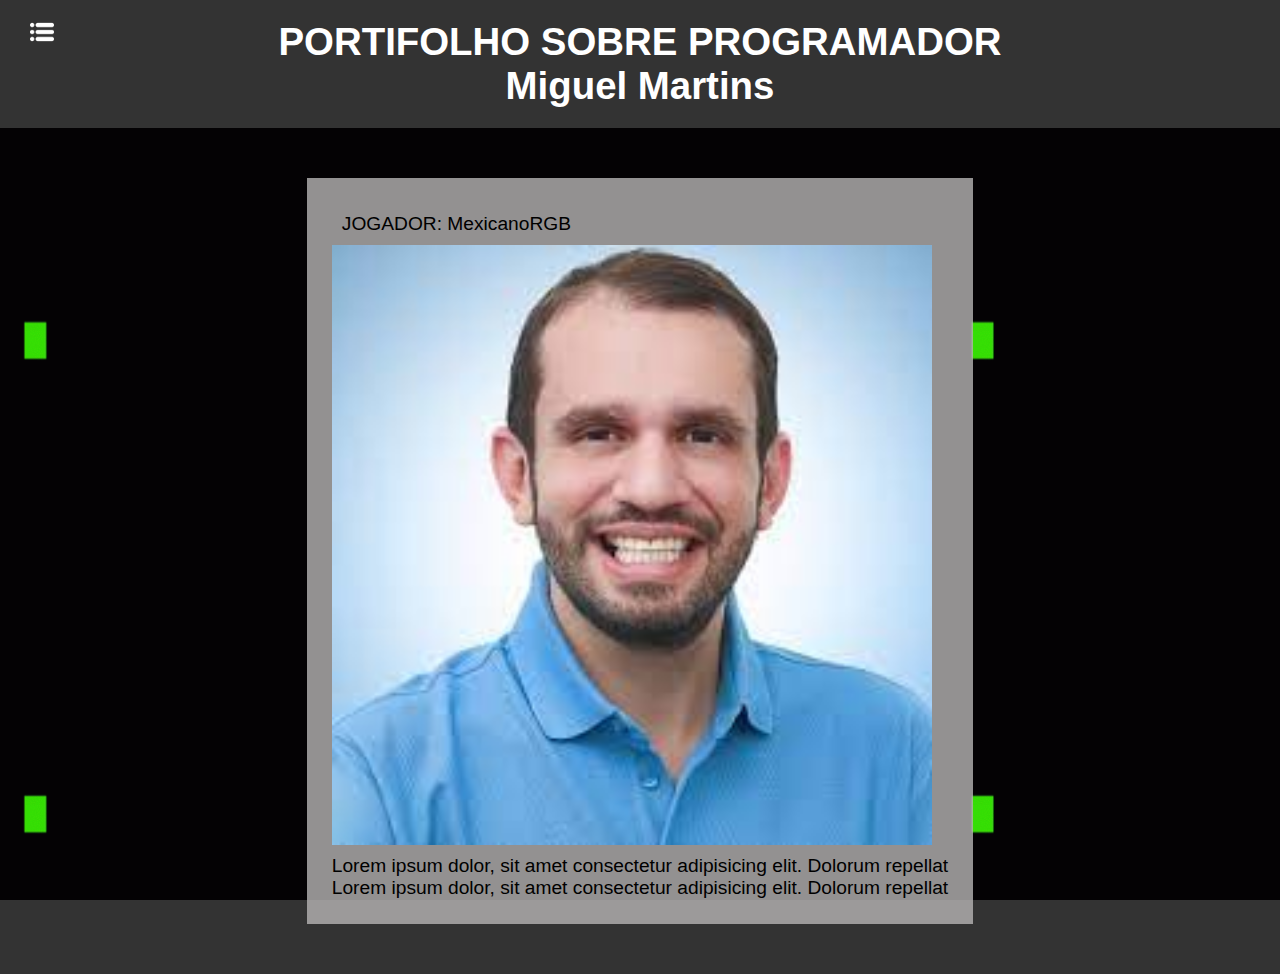
<file: PORTIFOLHO DE PROGRAMADOR/index.html>
<!DOCTYPE html>
<html lang="pt-br">
<head>
    <meta charset="UTF-8">
    <meta name="viewport" content="width=device-width, initial-scale=1.0">
    <title>Portfólio de Fotos</title>
    <link rel="stylesheet" href="style.css">
    <script src="script.js"></script>
</head>
<body>
    <main>
        <button class="menu-button" onclick="toggleMenu()">
            <img src="imagens/menu.png" alt="" width="24" height="24">
        </button>
        <nav id="sidebar">
            <a href="Robotica.html">Robotica</a>
            <a href="Greenfoot.html">Greenfoot</a>
            <a href="Html.html">Html</a>
        </nav>
        <article>
            <header>
                <h1>PORTIFOLHO SOBRE PROGRAMADOR <br> Miguel Martins</h1>
            </header>
            <section>
                <div class="duo">
                    <div class="card">
                        <label>JOGADOR: MexicanoRGB</label>
                        <img src="imagens/download.jpg" alt="" width="600">
                        <p>Lorem ipsum dolor, sit amet consectetur adipisicing elit. Dolorum repellat <br>
                        Lorem ipsum dolor, sit amet consectetur adipisicing elit. Dolorum repellat
                        </p>
                    </div>
                </div>

            </section>
        </article>
    </main>
</body>
</html>
</file>
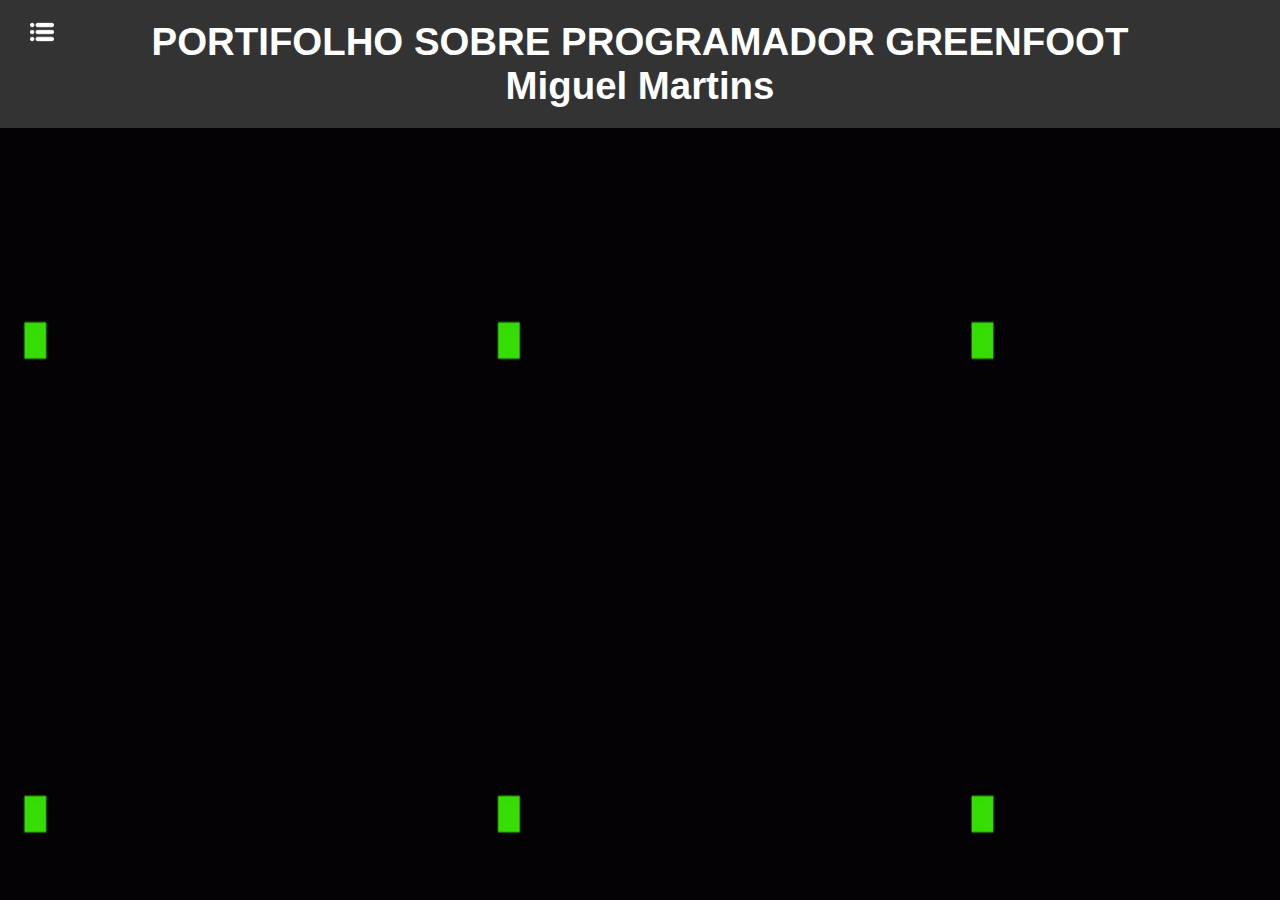
<file: PORTIFOLHO DE PROGRAMADOR/Greenfoot.html>
<!DOCTYPE html>
<html lang="pt-br">
<head>
    <meta charset="UTF-8">
    <meta name="viewport" content="width=device-width, initial-scale=1.0">
    <title>Portfólio de Fotos</title>
    <link rel="stylesheet" href="style.css">
    <script src="script.js"></script>
</head>
<body>
    <main>
        <button class="menu-button" onclick="toggleMenu()">
            <img src="imagens/menu.png" alt="" width="24" height="24">
        </button>
        <nav id="sidebar">
            <a href="index.html">Inicio</a>
            <a href="Robotica.html">Robotica</a>
            <a href="Html.html">Html</a>
        </nav>
        <article>
            <header>
                <h1>PORTIFOLHO SOBRE PROGRAMADOR GREENFOOT <br> Miguel Martins</h1>
            </header>
</file>
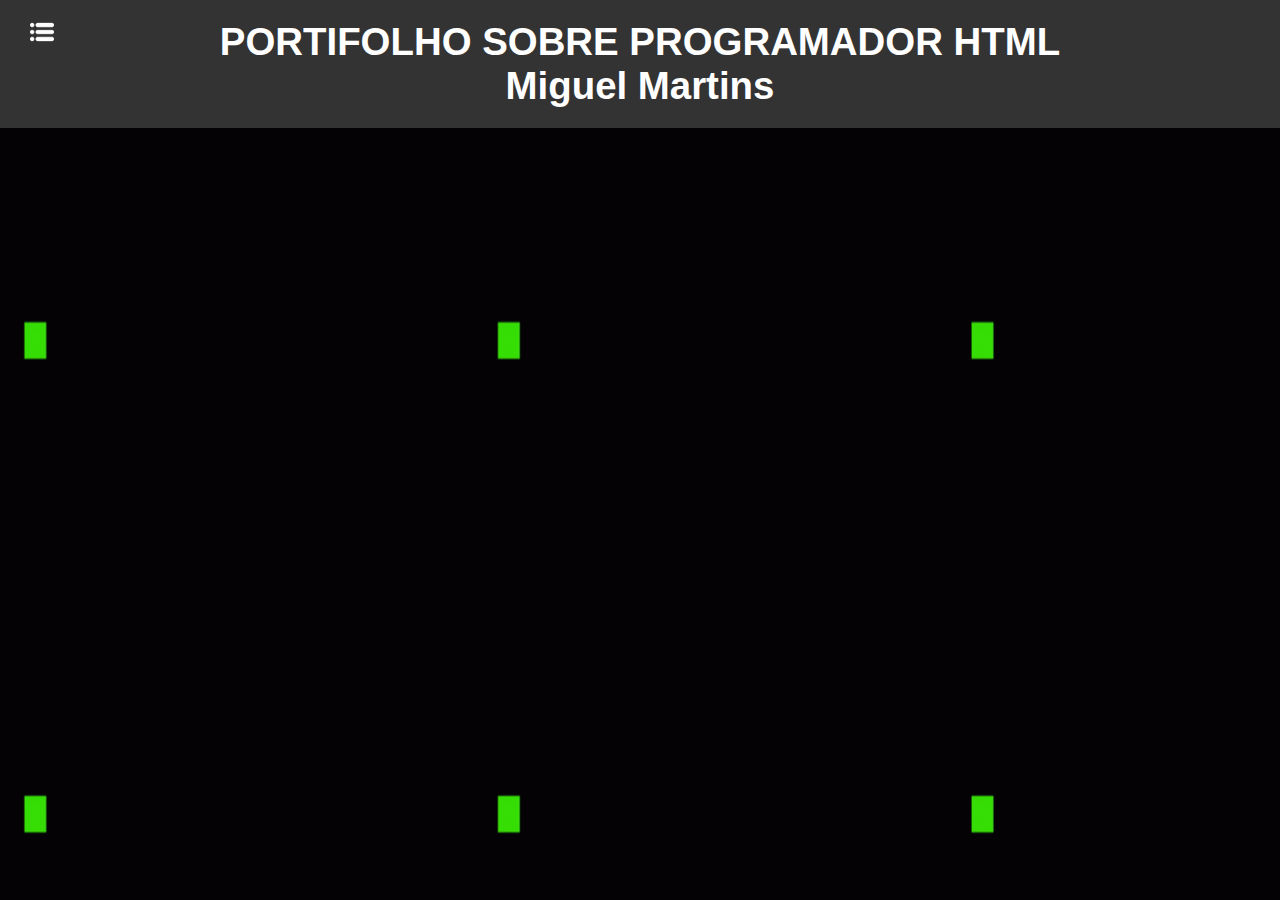
<file: PORTIFOLHO DE PROGRAMADOR/Html.html>
<!DOCTYPE html>
<html lang="pt-br">
<head>
    <meta charset="UTF-8">
    <meta name="viewport" content="width=device-width, initial-scale=1.0">
    <title>Portfólio de Fotos</title>
    <link rel="stylesheet" href="style.css">
    <script src="script.js"></script>
</head>
<body>
    <main>
        <button class="menu-button" onclick="toggleMenu()">
            <img src="imagens/menu.png" alt="" width="24" height="24">
        </button>
        <nav id="sidebar">
            <a href="index.html">Inicio</a>
            <a href="Robotica.html">Robotica</a>
            <a href="Greenfoot.html">Greenfoot</a>
        </nav>
        <article>
            <header>
                <h1>PORTIFOLHO SOBRE PROGRAMADOR HTML <br> Miguel Martins</h1>
            </header>
</file>
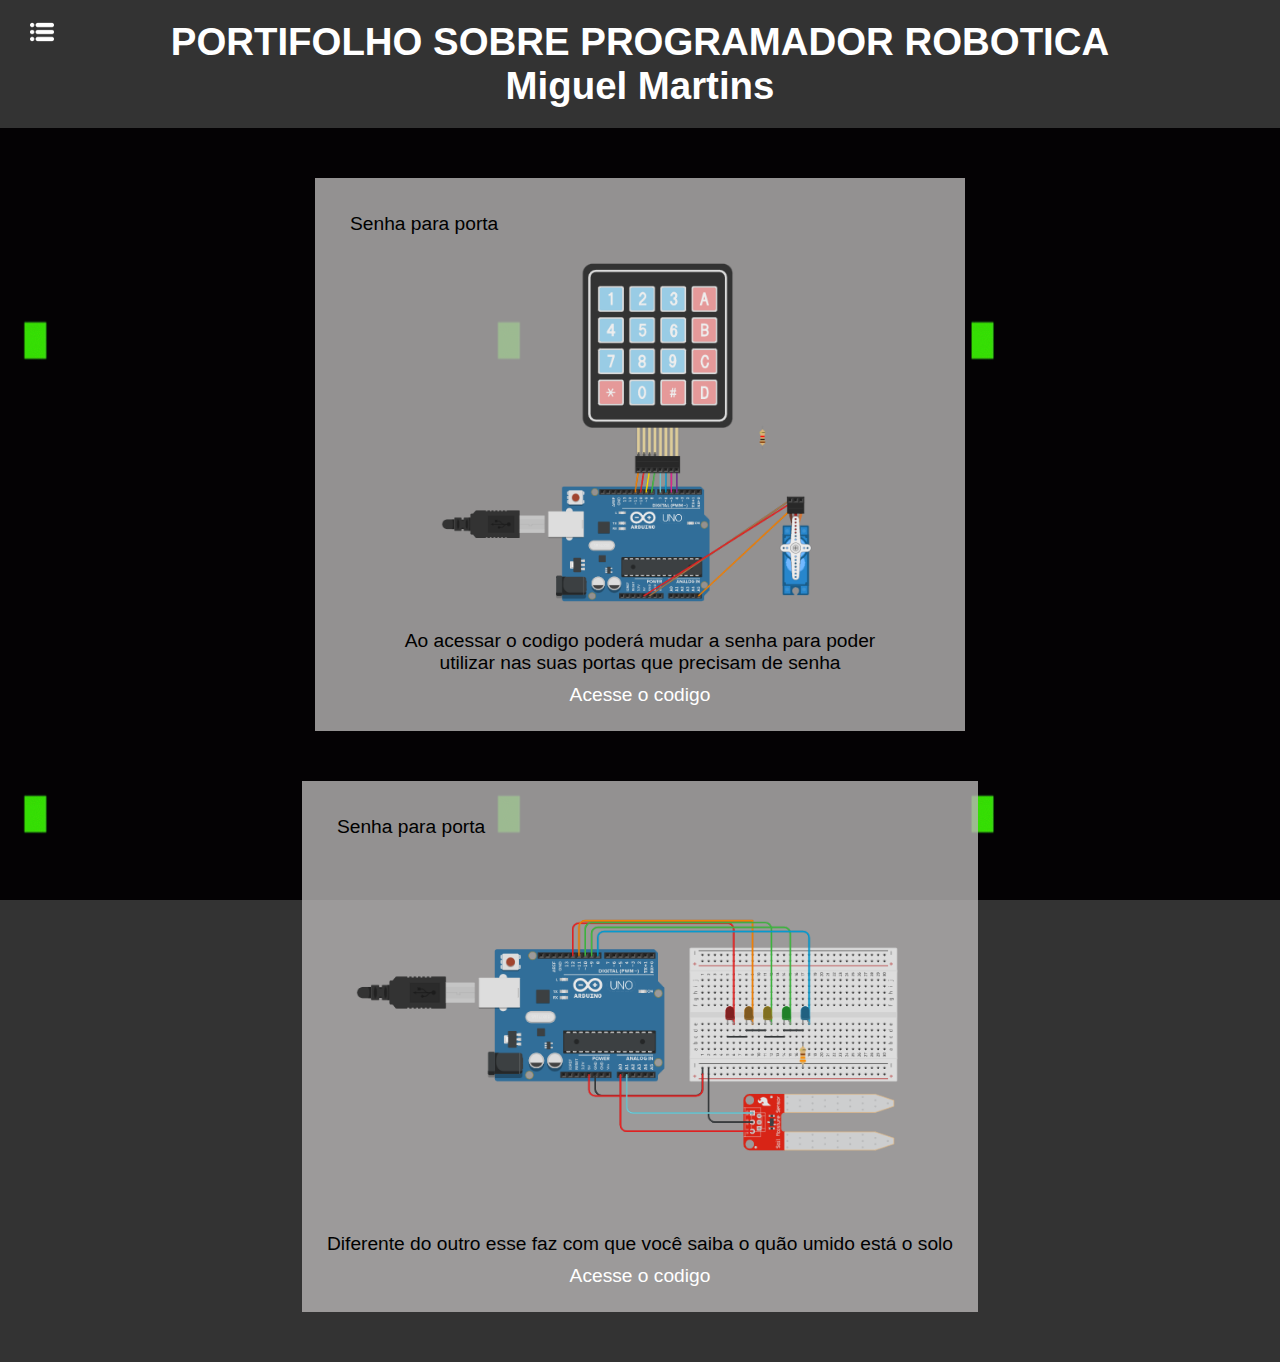
<file: PORTIFOLHO DE PROGRAMADOR/Robotica.html>
<!DOCTYPE html>
<html lang="pt-br">
<head>
    <meta charset="UTF-8">
    <meta name="viewport" content="width=device-width, initial-scale=1.0">
    <title>Portfólio de Fotos</title>
    <link rel="stylesheet" href="style.css">
    <script src="script.js"></script>
</head>
<body>
    <main>
        <button class="menu-button" onclick="toggleMenu()">
            <img src="imagens/menu.png" alt="" width="24" height="24">
        </button>
        <nav id="sidebar">
            <a href="index.html">Inicio</a>
            <a href="Greenfoot.html">Greenfoot</a>
            <a href="Html.html">Html</a>
        </nav>
        <article>
            <header>
                <h1>PORTIFOLHO SOBRE PROGRAMADOR ROBOTICA <br> Miguel Martins</h1>
            </header>
            <section>
                <div class="duo">
                    <div class="card">
                        <label>Senha para porta</label>
                        <img src="imagens/t725.png" alt="" width="600">
                        <p>Ao acessar o codigo poderá mudar a senha para poder <br>utilizar nas suas portas que precisam de senha</p>
                        <p><a href="https://www.tinkercad.com/things/0Q8AkjyDr1a-codigo-para-porta-com-senha">Acesse o codigo</a></p>
                    </div>
                </div>
                <div class="duo">
                    <div class="card">
                        <label>Senha para porta</label>
                        <img src="imagens/t725 (1).png" alt="" width="600">
                        <p>Diferente do outro esse faz com que você saiba o quão umido está o solo</p>
                        <p><a href="https://www.tinkercad.com/things/6UaZcbTbUUY-fantastic-fyyran-kieran">Acesse o codigo</a></p>
                    </div>
                </div>

            </section>
</file>
<file: PORTIFOLHO DE PROGRAMADOR/style.css>
*{
    padding: 0;
    margin: 0;
    text-decoration: none;
}

body {
    background-color: #333;
    font-family: Arial, Helvetica, sans-serif;
    font-size: 1.2rem;
    display: flex;
    margin: 0;
    padding: 0;
    background-image: url('imagens/0660efe82fa3da42ed56eef013171835.gif');
    background-size: cover;
    background-attachment: fixed;
    background-position: center;
    background-size: 37%;
}

main{
    width: 100%;
}

nav {
    background-color: #333;
    color: #fff;
    position: fixed;
    width: 0;
    height: 100%;
    overflow: hidden;
    transition: 0.3s;
}

nav a {
    display: block;
    padding: 15px;
    text-align: center;
    color: #fff;
}

.menu-button {
    background-color: #333;
    color: #fff;
    border: none;
    padding: 10px 20px;
    cursor: pointer;
    position: absolute;
    top: 10px;
    left: 10px;
    z-index: 1;
}

.menu-button:hover {
    background-color: #444;
}

.content {
    margin-left: 0;
    padding: 50px;
    position: relative;
    z-index: 1;
    text-align: center;
    color: white;
}

a {
    color: white;
}

a:hover {
    text-decoration: underline;
}

article {
    width: 100%;
    display: flex;
    flex-wrap: wrap;
    flex-direction: column;
}

header {
    background-color: #333;
    color: #fff;
    text-align: center;
    padding: 20px;
}

h2 {
    font-size: 18px;
    color: white;
    text-align: center;
}

section {
    display: flex;
    flex-wrap: wrap;
    justify-content: center;
    align-items: center;
    padding: 25px;
}

h1 {
    text-align: center;
    width: 100%;
}

.duo{
    display: flex;
    flex-direction: row;
}

.card {
    display: flex;
    flex-direction: column;
    padding: 25px;
    margin: 25px;
    background-color: rgba(180, 178, 178, 0.815);
}

label {
    margin: 10px;
}
p{
    margin-top: 10px;
    text-align: center;
}

footer {
    list-style: none;
    text-align: center;
    background-color: #333;
    padding: 10px;
    position: fixed;
    bottom: 0;
    left: 0;
    width: 100%;
}
</file>
